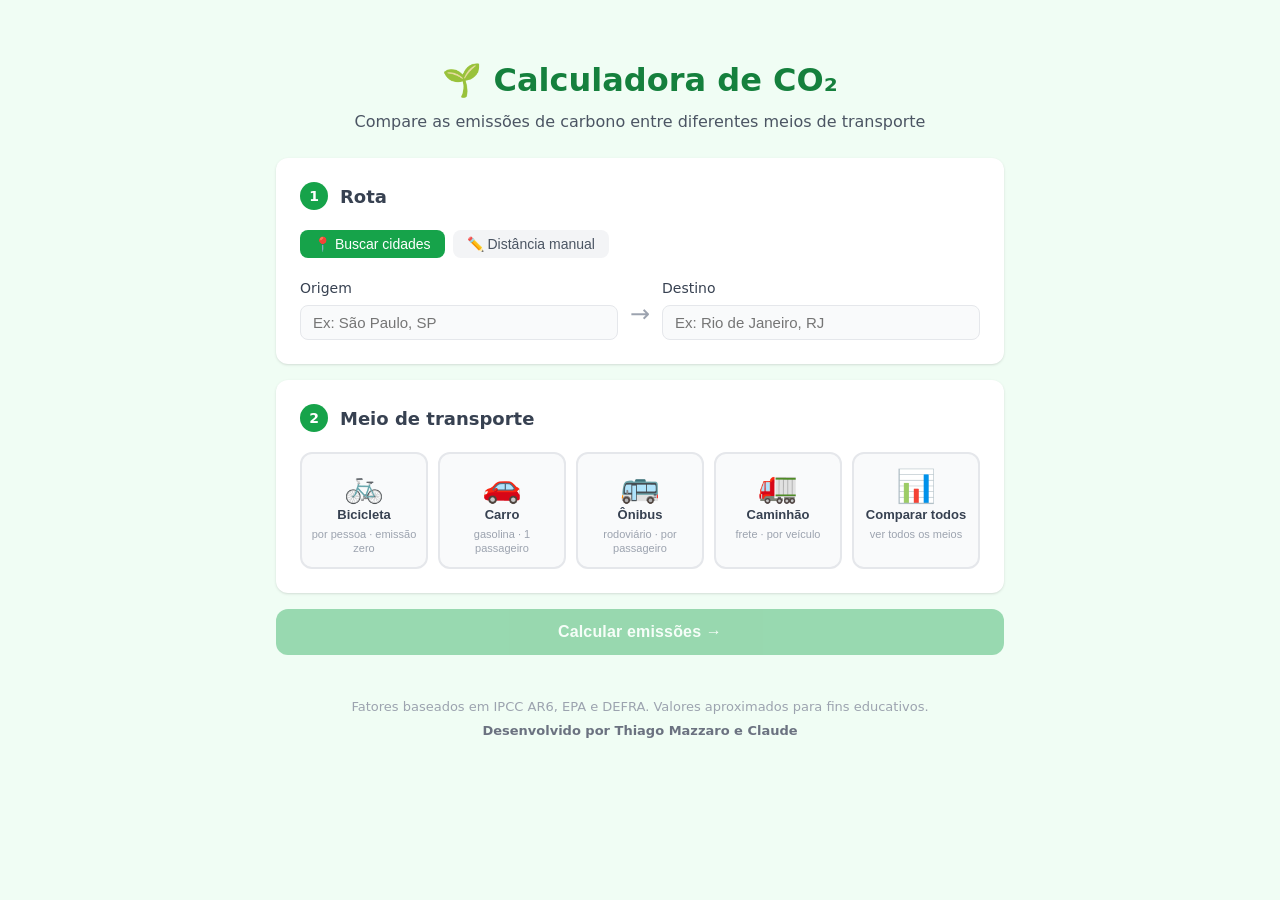
<file: index.html>
<!DOCTYPE html>
<html lang="pt-BR">
<head>
  <meta charset="UTF-8" />
  <meta name="viewport" content="width=device-width, initial-scale=1.0" />
  <title>Calculadora de Emissão de CO₂</title>
  <link rel="stylesheet" href="css/style.css" />
</head>
<body>
  <div id="app">
    <header class="app-header">
      <h1>🌱 Calculadora de CO₂</h1>
      <p>Compare as emissões de carbono entre diferentes meios de transporte</p>
    </header>

    <main class="app-main">

      <!-- Step 1: Route -->
      <section class="card" id="route-section">
        <div class="section-title">
          <span class="step-number">1</span>
          <h2>Rota</h2>
        </div>

        <div class="tab-bar">
          <button class="tab-btn active" id="tab-cities">📍 Buscar cidades</button>
          <button class="tab-btn" id="tab-manual">✏️ Distância manual</button>
        </div>

        <!-- Cities panel -->
        <div id="panel-cities">
          <div class="route-row">
            <div class="form-group autocomplete-wrap">
              <label for="origin-input">Origem</label>
              <input type="text" id="origin-input" placeholder="Ex: São Paulo, SP" autocomplete="off" />
              <ul class="ac-dropdown" id="origin-dropdown"></ul>
            </div>
            <div class="route-arrow">→</div>
            <div class="form-group autocomplete-wrap">
              <label for="dest-input">Destino</label>
              <input type="text" id="dest-input" placeholder="Ex: Rio de Janeiro, RJ" autocomplete="off" />
              <ul class="ac-dropdown" id="dest-dropdown"></ul>
            </div>
          </div>
          <div id="city-distance-badge" class="distance-badge" hidden></div>
          <p id="city-error" class="field-error" hidden></p>
        </div>

        <!-- Manual panel -->
        <div id="panel-manual" hidden>
          <div class="form-group">
            <label for="manual-km">Distância</label>
            <div class="input-unit-row">
              <input type="number" id="manual-km" min="1" step="1" placeholder="Ex: 430" />
              <span class="unit-chip">km</span>
            </div>
          </div>
        </div>
      </section>

      <!-- Step 2: Transport -->
      <section class="card" id="transport-section">
        <div class="section-title">
          <span class="step-number">2</span>
          <h2>Meio de transporte</h2>
        </div>
        <div class="transport-grid" id="transport-grid"></div>
      </section>

      <!-- Calculate button -->
      <button class="btn btn-primary btn-calc" id="calc-btn" disabled>
        Calcular emissões →
      </button>

      <!-- Results -->
      <section class="card" id="results-section" hidden>
        <h2>Resultado</h2>
        <div id="results-content"></div>
      </section>

      <!-- Carbon Credits -->
      <section class="card card-credits" id="credits-section" hidden>
        <h2>🌳 Créditos de Carbono</h2>
        <div id="credits-content"></div>
      </section>

    </main>

    <footer class="app-footer">
      <p>Fatores baseados em IPCC AR6, EPA e DEFRA. Valores aproximados para fins educativos.</p>
      <p class="footer-credit">Desenvolvido por Thiago Mazzaro e Claude</p>
    </footer>
  </div>

  <script src="js/config.js"></script>
  <script src="js/routes-data.js"></script>
  <script src="js/calculator.js"></script>
  <script src="js/ui.js"></script>
  <script src="js/app.js"></script>
</body>
</html>
</file>
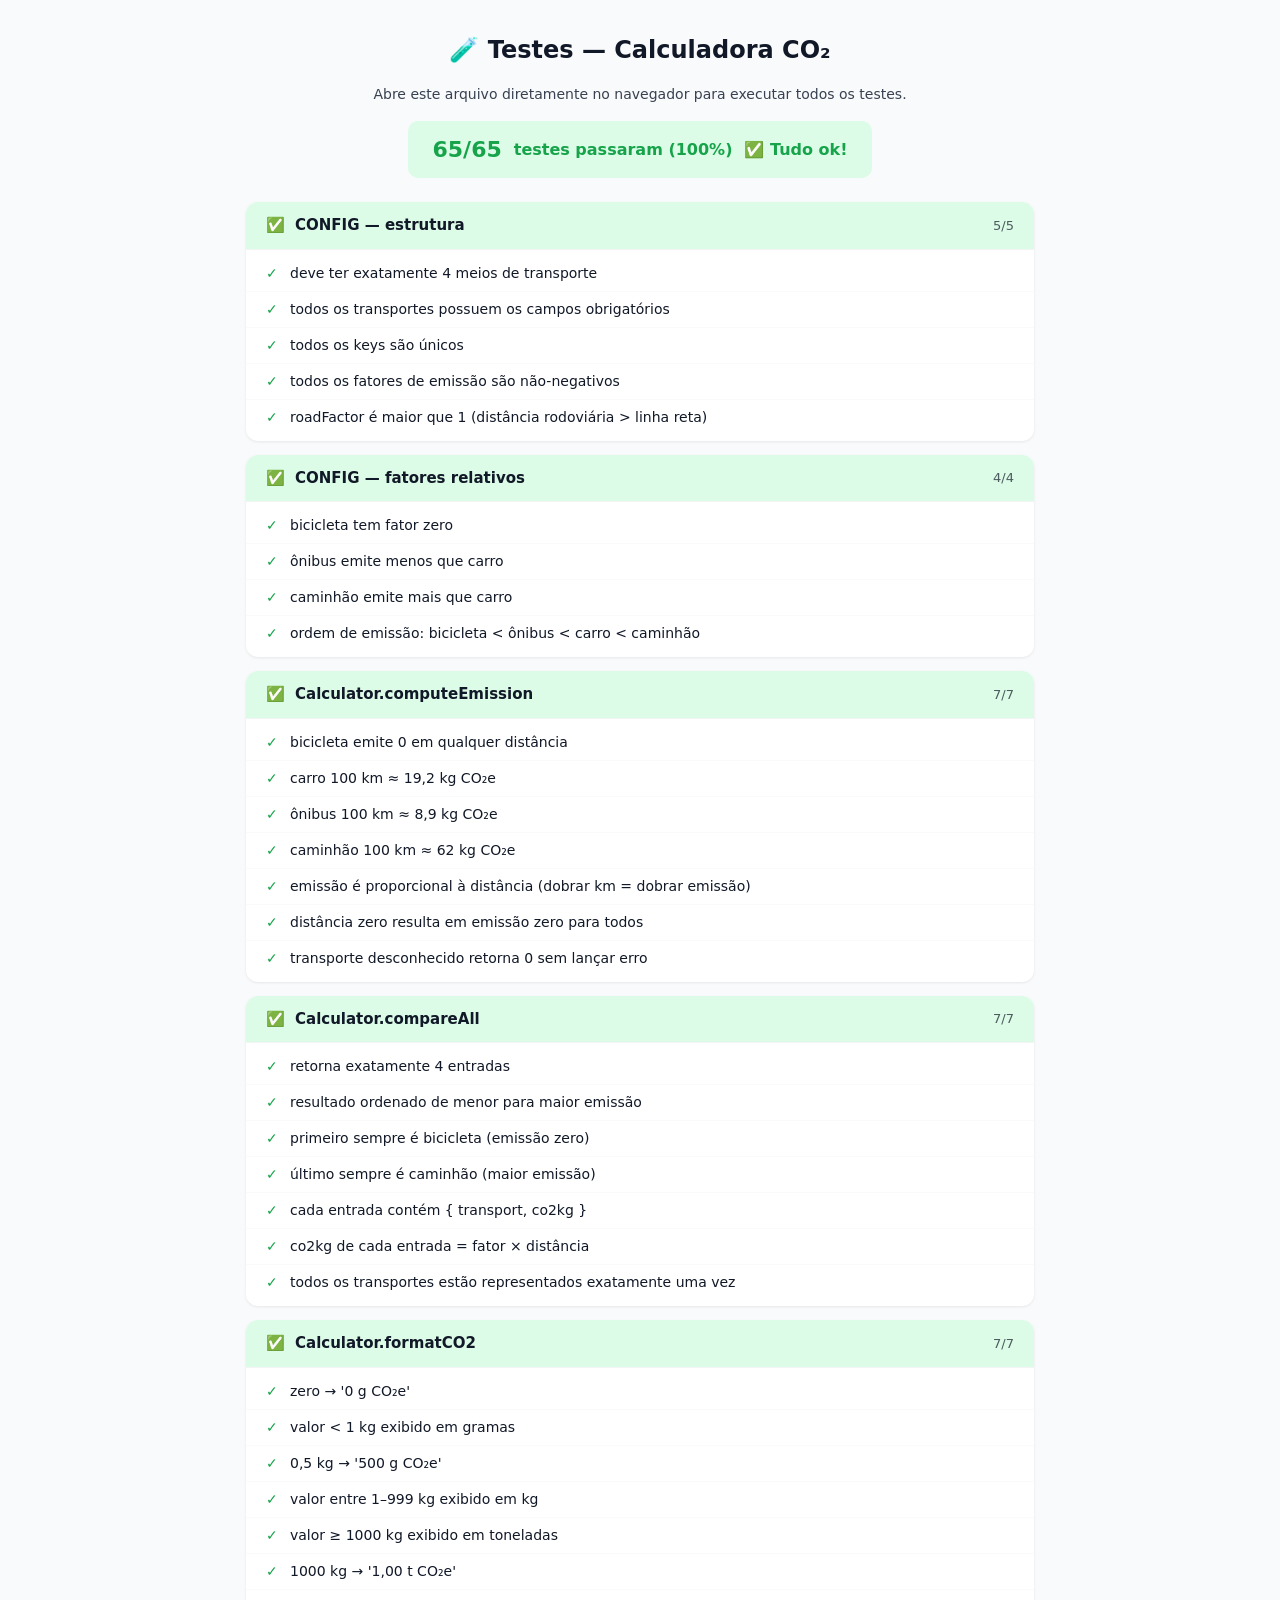
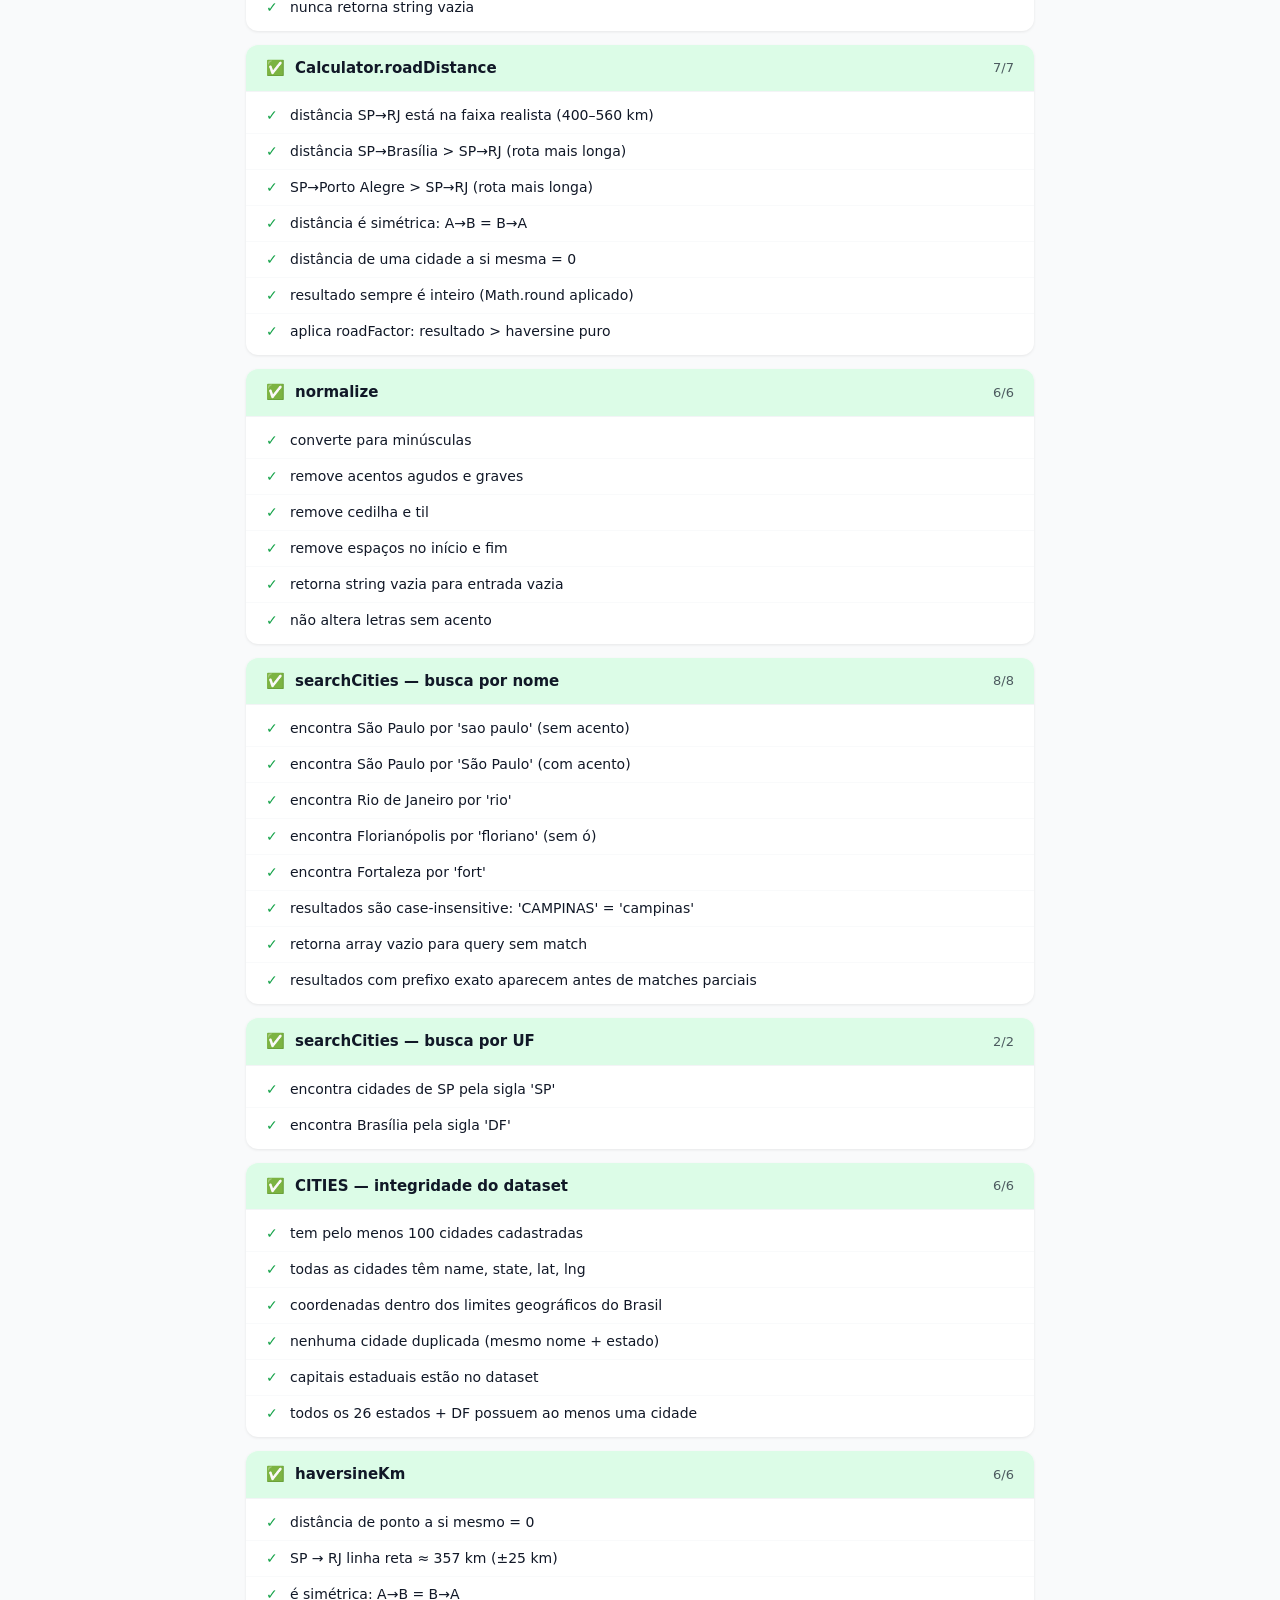
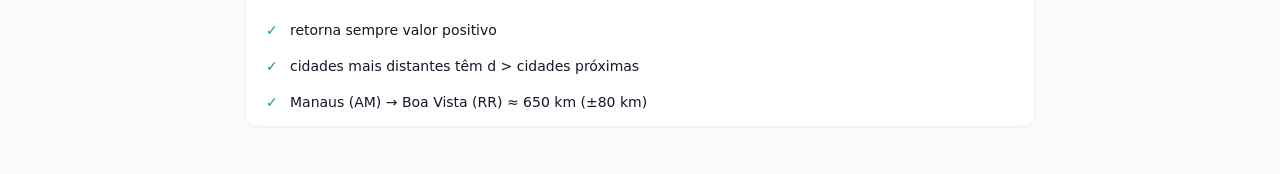
<file: tests/test-runner.html>
<!DOCTYPE html>
<html lang="pt-BR">
<head>
  <meta charset="UTF-8" />
  <meta name="viewport" content="width=device-width, initial-scale=1.0" />
  <title>Testes — Calculadora CO₂</title>
  <style>
    *, *::before, *::after { box-sizing: border-box; margin: 0; padding: 0; }

    :root {
      --pass:       #16a34a;
      --pass-light: #dcfce7;
      --fail:       #dc2626;
      --fail-light: #fef2f2;
      --gray-50:    #f9fafb;
      --gray-100:   #f3f4f6;
      --gray-200:   #e5e7eb;
      --gray-700:   #374151;
      --gray-900:   #111827;
    }

    body {
      font-family: system-ui, -apple-system, "Segoe UI", sans-serif;
      background: var(--gray-50);
      color: var(--gray-900);
      line-height: 1.5;
    }

    /* ── Header ── */
    header {
      text-align: center;
      padding: 2rem 1rem 1.5rem;
    }
    header h1 { font-size: 1.5rem; font-weight: 800; margin-bottom: 1rem; }
    header p  { font-size: 0.875rem; color: var(--gray-700); margin-bottom: 1rem; }

    .summary-box {
      display: inline-flex;
      align-items: center;
      gap: 0.75rem;
      padding: 0.75rem 1.5rem;
      border-radius: 0.625rem;
      font-weight: 600;
    }
    .all-pass { background: var(--pass-light); color: var(--pass); }
    .has-fail { background: var(--fail-light); color: var(--fail); }
    .summary-score { font-size: 1.375rem; font-weight: 800; }
    .summary-fail-badge {
      background: var(--fail);
      color: #fff;
      font-size: 0.75rem;
      padding: 0.2rem 0.6rem;
      border-radius: 999px;
    }

    /* ── Results ── */
    #results {
      max-width: 820px;
      margin: 0 auto;
      padding: 0 1rem 3rem;
      display: flex;
      flex-direction: column;
      gap: 0.875rem;
    }

    .suite {
      background: #fff;
      border-radius: 0.75rem;
      box-shadow: 0 1px 3px rgb(0 0 0/0.08);
      overflow: hidden;
    }
    .suite-header {
      display: flex;
      align-items: center;
      gap: 0.625rem;
      padding: 0.75rem 1.25rem;
      border-bottom: 1px solid var(--gray-100);
      font-size: 0.9375rem;
    }
    .suite-ok  { background: var(--pass-light); }
    .suite-err { background: var(--fail-light); }
    .suite-name { flex: 1; font-weight: 600; }
    .suite-count { font-size: 0.8125rem; opacity: 0.7; }

    .suite-tests { padding: 0.375rem 0; }

    .test {
      display: flex;
      flex-wrap: wrap;
      align-items: baseline;
      gap: 0.5rem;
      padding: 0.4375rem 1.25rem;
      font-size: 0.875rem;
    }
    .test + .test { border-top: 1px solid var(--gray-50); }
    .test.fail { background: #fff5f5; }
    .test-icon { font-size: 0.875rem; font-weight: 700; width: 1rem; flex-shrink: 0; }
    .test.pass .test-icon { color: var(--pass); }
    .test.fail .test-icon { color: var(--fail); }
    .test-name { flex: 1; }
    .test-error {
      width: 100%;
      margin-left: 1.5rem;
      font-family: "Cascadia Code", "Fira Code", monospace;
      font-size: 0.75rem;
      color: var(--fail);
      background: #fff;
      border-left: 3px solid var(--fail);
      padding: 0.375rem 0.625rem;
      border-radius: 0 0.25rem 0.25rem 0;
      white-space: pre-wrap;
      word-break: break-word;
    }
  </style>
</head>
<body>
  <header>
    <h1>🧪 Testes — Calculadora CO₂</h1>
    <p>Abre este arquivo diretamente no navegador para executar todos os testes.</p>
    <div id="summary">Executando testes…</div>
  </header>

  <div id="results"></div>

  <!-- Módulos da aplicação (sem DOM) -->
  <script src="../js/config.js"></script>
  <script src="../js/routes-data.js"></script>
  <script src="../js/calculator.js"></script>

  <!-- Framework de testes -->
  <script src="test-runner.js"></script>

  <!-- Suítes de testes -->
  <script src="config.test.js"></script>
  <script src="calculator.test.js"></script>
  <script src="routes.test.js"></script>

  <!-- Executa e renderiza -->
  <script>TestRunner.run();</script>
</body>
</html>
</file>
<file: css/style.css>
/* ── Reset & tokens ── */
*, *::before, *::after { box-sizing: border-box; margin: 0; padding: 0; }

:root {
  --green-50:  #f0fdf4;
  --green-100: #dcfce7;
  --green-500: #22c55e;
  --green-600: #16a34a;
  --green-700: #15803d;
  --gray-50:   #f9fafb;
  --gray-100:  #f3f4f6;
  --gray-200:  #e5e7eb;
  --gray-400:  #9ca3af;
  --gray-500:  #6b7280;
  --gray-600:  #4b5563;
  --gray-700:  #374151;
  --gray-800:  #1f2937;
  --gray-900:  #111827;
  --red-500:   #ef4444;
  --radius:    0.75rem;
  --shadow:    0 1px 3px 0 rgb(0 0 0/0.1), 0 1px 2px -1px rgb(0 0 0/0.1);
  --shadow-md: 0 4px 6px -1px rgb(0 0 0/0.1), 0 2px 4px -2px rgb(0 0 0/0.1);
  --shadow-lg: 0 10px 15px -3px rgb(0 0 0/0.1), 0 4px 6px -4px rgb(0 0 0/0.1);
}

body {
  font-family: system-ui, -apple-system, "Segoe UI", sans-serif;
  background: var(--green-50);
  color: var(--gray-900);
  min-height: 100vh;
  line-height: 1.5;
}

/* ── Layout ── */
#app { max-width: 760px; margin: 0 auto; padding: 1.5rem 1rem 3rem; }

.app-header { text-align: center; padding: 2rem 1rem 1.5rem; }
.app-header h1 { font-size: 2rem; font-weight: 800; color: var(--green-700); }
.app-header p  { color: var(--gray-600); margin-top: 0.375rem; font-size: 1rem; }

.app-main { display: flex; flex-direction: column; gap: 1rem; }

.app-footer {
  text-align: center;
  margin-top: 2.5rem;
  font-size: 0.8125rem;
  color: var(--gray-400);
  line-height: 1.8;
}
.footer-credit { font-weight: 600; color: var(--gray-500); }

/* ── Card ── */
.card {
  background: #fff;
  border-radius: var(--radius);
  box-shadow: var(--shadow);
  padding: 1.5rem;
}
.card h2 { font-size: 1.125rem; font-weight: 600; color: var(--gray-700); }

/* ── Section title with step badge ── */
.section-title {
  display: flex;
  align-items: center;
  gap: 0.75rem;
  margin-bottom: 1.25rem;
}
.section-title h2 { margin-bottom: 0; }
.step-number {
  display: flex;
  align-items: center;
  justify-content: center;
  width: 1.75rem;
  height: 1.75rem;
  background: var(--green-600);
  color: #fff;
  border-radius: 50%;
  font-size: 0.875rem;
  font-weight: 700;
  flex-shrink: 0;
}

/* ── Tab bar ── */
.tab-bar {
  display: flex;
  gap: 0.5rem;
  margin-bottom: 1.25rem;
}
.tab-btn {
  padding: 0.375rem 0.875rem;
  border: none;
  border-radius: 0.5rem;
  background: var(--gray-100);
  color: var(--gray-600);
  font-size: 0.875rem;
  font-weight: 500;
  cursor: pointer;
  transition: background 0.15s, color 0.15s;
}
.tab-btn:hover { background: var(--gray-200); }
.tab-btn.active { background: var(--green-600); color: #fff; }

/* ── Form base ── */
.form-group { margin-bottom: 0.75rem; }
.form-group label {
  display: block;
  font-size: 0.875rem;
  font-weight: 500;
  color: var(--gray-700);
  margin-bottom: 0.375rem;
}

input[type="text"],
input[type="number"] {
  width: 100%;
  padding: 0.5rem 0.75rem;
  border: 1.5px solid var(--gray-200);
  border-radius: 0.5rem;
  font-size: 0.9375rem;
  color: var(--gray-900);
  background: var(--gray-50);
  outline: none;
  transition: border-color 0.15s, box-shadow 0.15s;
}
input:focus {
  border-color: var(--green-500);
  box-shadow: 0 0 0 3px rgb(34 197 94/0.15);
  background: #fff;
}
input.input-error { border-color: var(--red-500); }

.input-unit-row { display: flex; gap: 0.5rem; align-items: center; max-width: 260px; }
.input-unit-row input { flex: 1; }
.unit-chip {
  background: var(--green-100);
  color: var(--green-600);
  padding: 0.5rem 0.75rem;
  border-radius: 0.5rem;
  font-size: 0.875rem;
  font-weight: 600;
  white-space: nowrap;
}

/* ── Route row ── */
.route-row {
  display: grid;
  grid-template-columns: 1fr auto 1fr;
  align-items: end;
  gap: 0.75rem;
}
.route-arrow {
  font-size: 1.5rem;
  color: var(--gray-400);
  padding-bottom: 0.5rem;
  text-align: center;
  user-select: none;
}

/* ── Autocomplete ── */
.autocomplete-wrap { position: relative; margin-bottom: 0; }

.ac-dropdown {
  position: absolute;
  top: calc(100% + 4px);
  left: 0;
  right: 0;
  z-index: 200;
  list-style: none;
  background: #fff;
  border: 1.5px solid var(--gray-200);
  border-radius: 0.625rem;
  box-shadow: var(--shadow-lg);
  max-height: 240px;
  overflow-y: auto;
  display: none;
}
.ac-dropdown.open { display: block; }
.ac-dropdown li {
  padding: 0.625rem 0.875rem;
  cursor: pointer;
  font-size: 0.9rem;
  color: var(--gray-700);
  border-bottom: 1px solid var(--gray-50);
  transition: background 0.1s;
}
.ac-dropdown li:last-child { border-bottom: none; }
.ac-dropdown li:hover,
.ac-dropdown li.focused { background: var(--green-50); color: var(--green-700); }
.ac-dropdown li strong { font-weight: 700; }

.ac-not-found { cursor: pointer; padding: 0.75rem 0.875rem !important; }
.ac-not-found:hover { background: var(--gray-50) !important; color: inherit !important; }
.ac-nf-text   { display: block; font-size: 0.8rem; color: var(--gray-400); }
.ac-nf-action { display: block; font-size: 0.875rem; font-weight: 600; color: var(--green-600); margin-top: 0.2rem; }

/* ── Distance badge & error ── */
.distance-badge {
  margin-top: 0.875rem;
  padding: 0.5rem 0.875rem;
  background: var(--green-50);
  border: 1px solid var(--green-100);
  border-radius: 0.5rem;
  font-size: 0.875rem;
  color: var(--green-700);
  font-weight: 500;
}
.field-error { font-size: 0.8125rem; color: var(--red-500); margin-top: 0.5rem; }

/* ── Transport cards ── */
.transport-grid {
  display: grid;
  grid-template-columns: repeat(5, 1fr);
  gap: 0.625rem;
}
.transport-card {
  display: flex;
  flex-direction: column;
  align-items: center;
  text-align: center;
  padding: 1rem 0.5rem 0.75rem;
  border: 2px solid var(--gray-200);
  border-radius: 0.75rem;
  background: var(--gray-50);
  cursor: pointer;
  gap: 0.3rem;
  transition: border-color 0.15s, background 0.15s, transform 0.1s;
}
.transport-card:hover { border-color: var(--gray-400); background: #fff; transform: translateY(-1px); }
.transport-card.selected { box-shadow: 0 0 0 1px currentColor; }
.tc-icon  { font-size: 2rem; line-height: 1; }
.tc-label { font-size: 0.8125rem; font-weight: 600; color: var(--gray-700); }
.tc-note  { font-size: 0.6875rem; color: var(--gray-400); line-height: 1.3; }

/* ── Calculate button ── */
.btn {
  display: inline-flex; align-items: center; justify-content: center;
  padding: 0.5rem 1.25rem;
  border-radius: 0.5rem;
  font-weight: 500;
  border: none;
  cursor: pointer;
  transition: background 0.15s, opacity 0.15s;
}
.btn:disabled { opacity: 0.4; cursor: not-allowed; }
.btn-primary { background: var(--green-600); color: #fff; font-size: 0.9375rem; }
.btn-primary:not(:disabled):hover { background: var(--green-700); }

.btn-calc {
  width: 100%;
  padding: 0.875rem;
  font-size: 1rem;
  font-weight: 700;
  border-radius: var(--radius);
  letter-spacing: 0.01em;
}

/* ── Results ── */
.result-route-info {
  display: flex;
  align-items: center;
  flex-wrap: wrap;
  gap: 0.625rem;
  margin-bottom: 1.25rem;
  padding-bottom: 1.25rem;
  border-bottom: 1px solid var(--gray-100);
}
.route-from-to { font-weight: 600; color: var(--gray-800); font-size: 1rem; flex: 1; min-width: 0; }
.route-km-badge {
  font-size: 0.8125rem;
  color: var(--gray-500);
  background: var(--gray-100);
  padding: 0.25rem 0.75rem;
  border-radius: 999px;
  white-space: nowrap;
}

.chosen-card {
  display: flex;
  align-items: center;
  gap: 1rem;
  padding: 1rem 1.25rem;
  border: 2px solid;
  border-radius: 0.75rem;
  margin-bottom: 1.25rem;
}
.chosen-icon { font-size: 2.5rem; line-height: 1; flex-shrink: 0; }
.chosen-info { display: flex; flex-direction: column; gap: 0.125rem; }
.chosen-label { font-size: 0.8125rem; color: var(--gray-600); font-weight: 500; }
.chosen-value { font-size: 1.625rem; font-weight: 800; line-height: 1.2; }
.chosen-note  { font-size: 0.75rem; color: var(--gray-400); }

.comparison h3 {
  font-size: 0.6875rem;
  font-weight: 700;
  text-transform: uppercase;
  letter-spacing: 0.08em;
  color: var(--gray-400);
  margin-bottom: 1rem;
}
.comp-list { display: flex; flex-direction: column; gap: 0.625rem; }

.comp-row {
  display: grid;
  grid-template-columns: 7.5rem 1fr 9rem auto;
  align-items: center;
  gap: 0.75rem;
  padding: 0.375rem 0;
}
.comp-row-chosen {
  background: var(--gray-50);
  padding: 0.5rem 0.75rem;
  border-radius: 0.5rem;
  margin: 0 -0.75rem;
}
.comp-label {
  font-size: 0.875rem;
  font-weight: 500;
  color: var(--gray-700);
  white-space: nowrap;
}
.comp-bar-wrap { height: 1.375rem; display: flex; align-items: center; }
.comp-bar {
  height: 100%;
  border-radius: 999px;
  min-width: 2px;
  transition: width 0.5s cubic-bezier(.4,0,.2,1);
}
.comp-zero-pill {
  font-size: 0.75rem;
  font-weight: 700;
  color: var(--green-600);
  background: var(--green-100);
  padding: 0.2rem 0.625rem;
  border-radius: 999px;
  white-space: nowrap;
}
.comp-value {
  font-size: 0.875rem;
  font-weight: 700;
  text-align: right;
  white-space: nowrap;
}
.comp-badges {
  display: flex;
  gap: 0.375rem;
  flex-wrap: wrap;
  justify-content: flex-end;
  min-width: 7rem;
}
.badge {
  font-size: 0.6875rem;
  font-weight: 600;
  padding: 0.1875rem 0.5rem;
  border-radius: 999px;
  white-space: nowrap;
}
.badge-green { background: var(--green-100); color: var(--green-700); }

/* ── Carbon Credits card ── */
.card-credits {
  background: linear-gradient(135deg, #f0fdf4 0%, #ffffff 60%);
  border: 1px solid var(--green-100);
}
.card-credits h2 { color: var(--green-700); }

.credits-subtitle {
  font-size: 0.9375rem;
  color: var(--gray-600);
  margin-bottom: 1.25rem;
}

.credits-metrics {
  display: grid;
  grid-template-columns: 1fr 1fr;
  gap: 0.875rem;
  margin-bottom: 1.5rem;
}
.credits-metric {
  display: flex;
  flex-direction: column;
  gap: 0.25rem;
  padding: 1rem 1.125rem;
  border-radius: 0.75rem;
}
.credits-metric-primary { background: var(--green-100); }
.credits-metric-cost    { background: #fef9c3; }
.cm-value {
  font-size: 1.25rem;
  font-weight: 800;
  color: var(--gray-900);
  line-height: 1.2;
}
.credits-metric-primary .cm-value { color: var(--green-700); }
.credits-metric-cost    .cm-value { color: #92400e; font-size: 1.05rem; }
.cm-label { font-size: 0.8125rem; font-weight: 600; color: var(--gray-600); }
.cm-sub   { font-size: 0.75rem; color: var(--gray-400); }

.credits-explanation {
  padding: 1.125rem 1.25rem;
  background: var(--gray-50);
  border-radius: 0.625rem;
  margin-bottom: 1.25rem;
}
.credits-explanation h3 {
  font-size: 0.8125rem;
  font-weight: 700;
  text-transform: uppercase;
  letter-spacing: 0.06em;
  color: var(--gray-500);
  margin-bottom: 0.625rem;
}
.credits-explanation p {
  font-size: 0.875rem;
  color: var(--gray-600);
  line-height: 1.65;
}

.credits-action { text-align: center; }
.btn-buy-credits {
  width: 100%;
  padding: 0.875rem;
  font-size: 1rem;
  font-weight: 700;
  border-radius: var(--radius);
  background: var(--green-600);
  color: #fff;
  border: none;
  cursor: not-allowed;
  opacity: 0.6;
  letter-spacing: 0.01em;
}
.credits-action-note {
  margin-top: 0.625rem;
  font-size: 0.8rem;
  color: var(--gray-400);
}

/* zero-emission variant */
.credits-zero {
  text-align: center;
  padding: 1.5rem 1rem 1rem;
}
.credits-zero-icon  { font-size: 2.5rem; margin-bottom: 0.5rem; }
.credits-zero-title { font-size: 1.25rem; font-weight: 800; color: var(--green-700); margin-bottom: 0.375rem; }
.credits-zero-text  { font-size: 0.9375rem; color: var(--gray-600); margin-bottom: 1.25rem; }

/* ── Responsive ── */
@media (max-width: 600px) {
  .route-row { grid-template-columns: 1fr; gap: 0.25rem; }
  .route-arrow { padding: 0; text-align: left; font-size: 1rem; }
  .transport-grid { grid-template-columns: repeat(3, 1fr); }
  .comp-row { grid-template-columns: 6rem 1fr 7rem; }
  .comp-badges { display: none; }
}
@media (max-width: 420px) {
  .transport-grid { grid-template-columns: repeat(2, 1fr); }
  .comp-row { grid-template-columns: 5.5rem 1fr auto; }
}
</file>
